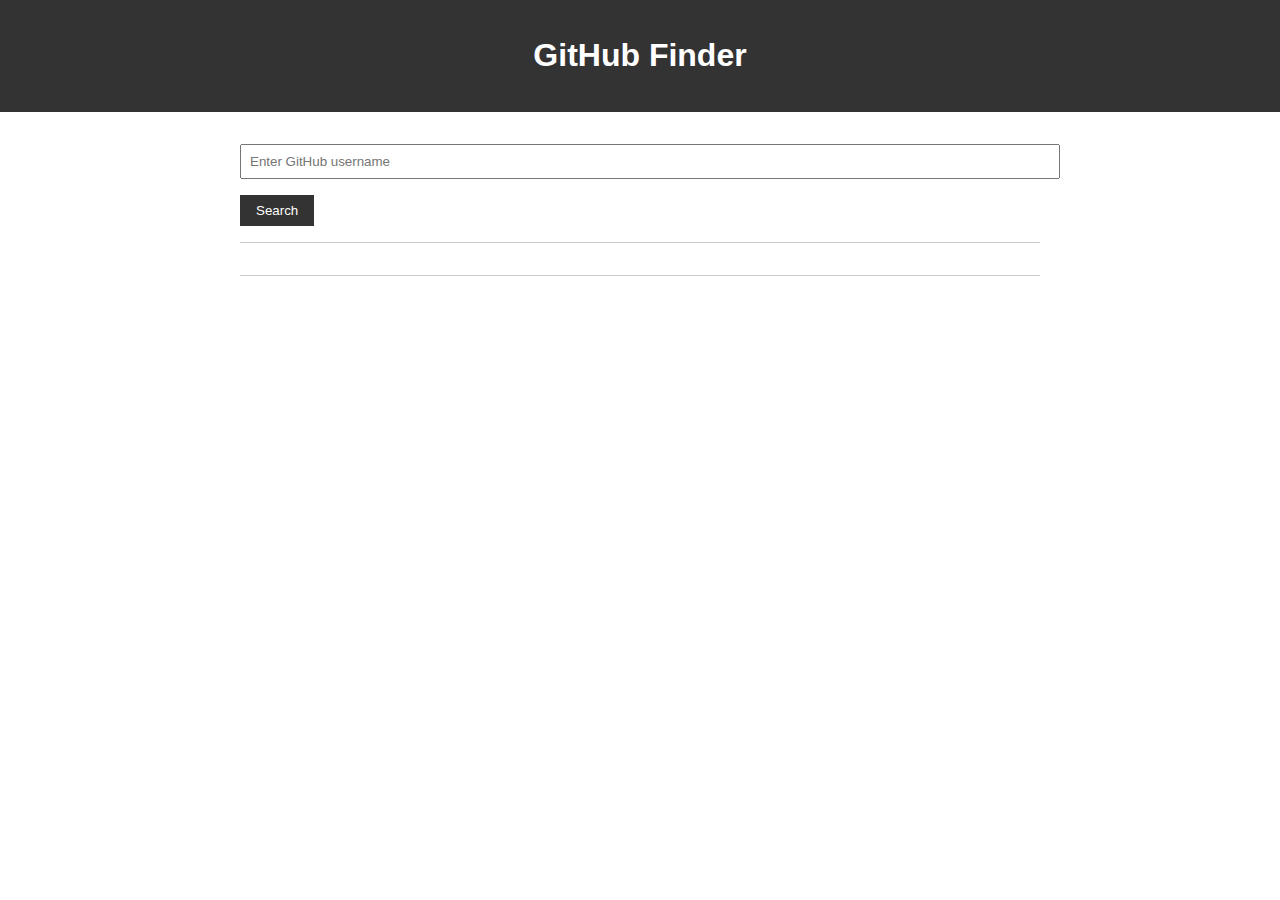
<file: Github finder 앱/index.html>
<!DOCTYPE html>
<html lang="en">
<head>
    <meta charset="UTF-8">
    <meta name="viewport" content="width=device-width, initial-scale=1.0">
    <link rel="stylesheet" href="style.css">
    <title>GitHub Finder</title>
</head>
<body>
    <header>
        <h1>GitHub Finder</h1>
    </header>
    <main>
        <input type="text" id="searchInput" placeholder="Enter GitHub username">
        <button id="searchButton">Search</button>
        <div id="profile"></div>  <!--Js통해서 데이터 가져올 공간-->
        <div id="repositories"></div><!--이렇게 비워 놓는거 같다-->
    </main>
    <script src="script.js"></script>
</body>
</html>
</file>
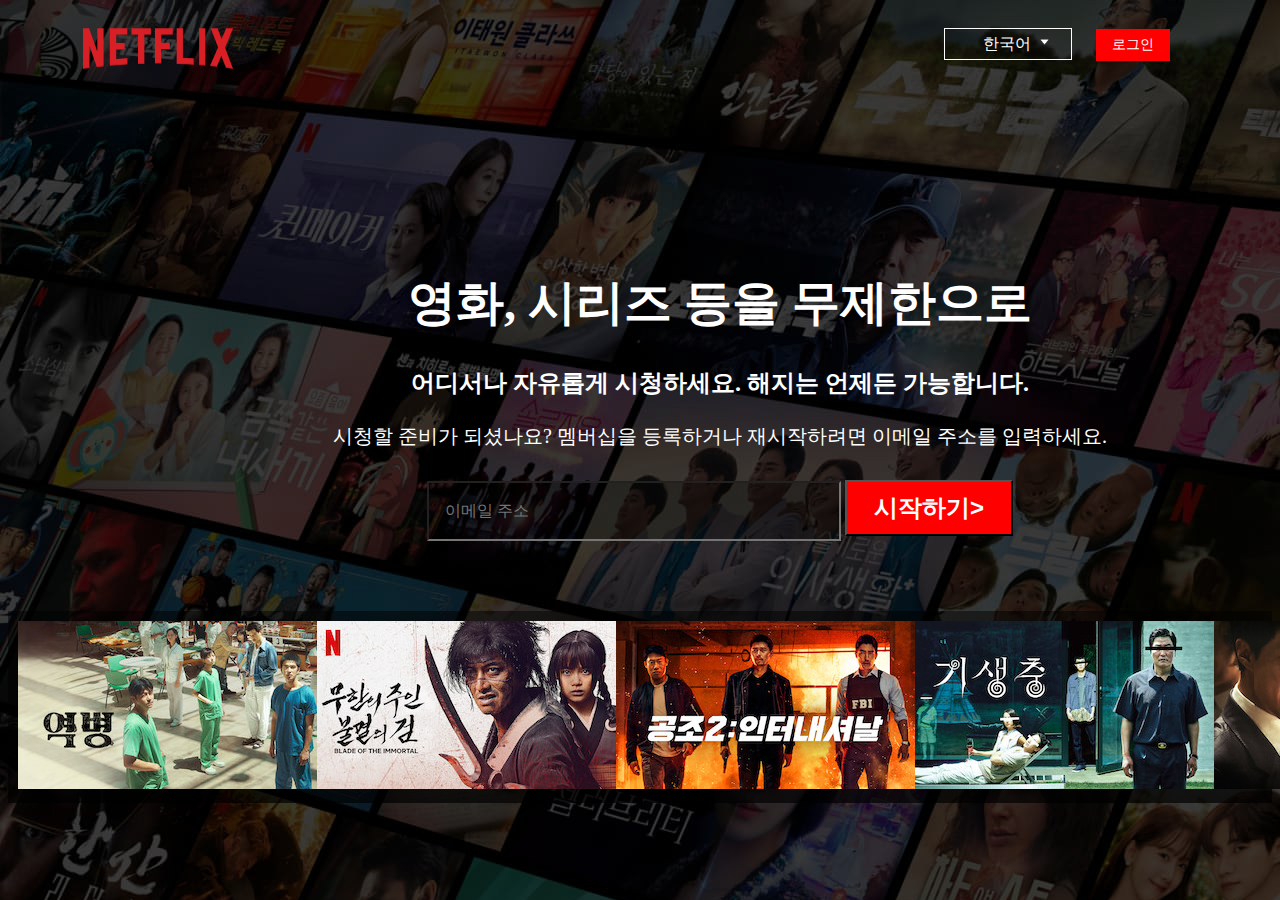
<file: netflix/index.html>
<!DOCTYPE html>
<html lang="ko">
<head>
    <meta charset="UTF-8">
    <meta name="viewport" content="width=device-width, initial-scale=1.0">
    <link rel="stylesheet" href="./style.css">
    <title>넷플릭스 대한민국</title>
</head>
<body>
    <nav>
        <img class="logo" src="./images/logo.png" >

        <div>
          <button class="login-btn">로그인</button>   
          <bUtton class="language-btn" ><img src="./images/down-icon.png" alt="">한국어</bUtton>
               
    </nav>
   

    
    
    <div style="position :relative; left:80px; top: 150px; ">
        <h1>영화, 시리즈 등을 무제한으로</h1>
        <h3>어디서나 자유롭게 시청하세요. 해지는 언제든 가능합니다.</h3>
        <p>시청할 준비가 되셨나요? 멤버십을 등록하거나 재시작하려면 이메일 주소를 입력하세요.</p>
    </div>
   
    <form  style="position :relative; left:80px; top: 160px; ">
        <input id="email-input" type="email" placeholder="이메일 주소">
       <button class="start-btn">시작하기></button>
    </form>

    


    <div style="position: relative;bottom :-230px ;" id="flex-container">
        <div><img src="./images/m1.jpg"></div>
        <div><img src="./images/m2.jpg"></div>
        <div><img src="./images/m3.jpg"></div>
        <div><img src="./images/m4.jpg"></div>
        <div><img src="./images/m5.jpg"></div>
    </div>


</body>
</file>
<file: Github finder 앱/style.css>
body {
  font-family: Arial, sans-serif;
  margin: 0;
  padding: 0;
}

header {
  background-color: #333;
  color: #fff;
  text-align: center;
  padding: 1rem 0;
}

main {
  max-width: 800px;
  margin: 2rem auto;
  padding: 0 1rem;
}

input[type="text"] {
  width: 100%;
  padding: 0.5rem;
  margin-bottom: 1rem;
}

button {
  padding: 0.5rem 1rem;
  background-color: #333;
  color: #fff;
  border: none;
  cursor: pointer;
}

#profile, #repositories {
  margin-top: 1rem;
  border-top: 1px solid #ccc;
  padding-top: 1rem;
}
</file>
<file: netflix/style.css>
nav{
    display: flex;
    justify-content: space-between;
}

nav button{
    border: 0;
    outline: 0;
    position: relative; right: 200px; top:20px;      
}

.language-btn{
    background-color: transparent;
    color: white;
    border: #fff;
    border :1px solid white;
    outline: #000;
    width: 128px;
    height :32px;
    font-size: 16px;
    line-height: 20px;
    text-align: left; 
    padding: 2px 15px;
}
.language-btn img{
    position: relative; left:73px;
    transform: scale(0.35);
}
.login-btn{
    color: white;
    background-color: red;
    width: 74px;    
    height: 32px;
    font-size: 14px;
    font-weight: 500px;
    position: relative; left: 30px;
}
 

.logo{
    transform: scale(0.5);
    cursor: pointer;
}
    

h1{
    color: white;
    font-size: 48px;
    font-weight: 900;
    text-align: center; 
}
    
h3{
    color: white;
    text-align: center;
    font-size: 24px;
}
p{
    color: white;
    text-align: center;
    font-size: 20px;
}

body{
    background: linear-gradient(rgba(0,0,0,0.7),rgba(0,0,0,0.7)),url(./images/tt.jpg); 
    display: flex;
    display: block;
    
    text-align: center;
    justify-content: center;
}
.start-btn{
    color: white;
    background: red;
    height: 56px;
    width: 168px;
    font-size: 24px;
    font-weight: 600;
    padding:12px 24px 12px 24px ;
    line-height: 24px;
    
}
#email-input{
    background: linear-gradient(rgba(0,0,0,0.3),rgba(0,0,0,0.3));
    color: white;
    height: 24px;
    width: 378px;
    font-size: 16px;
    line-height: 24px;
    padding: 16px;
    display: inline-block; 
}

#email-input:active{
    border: 3px dashed red;
    outline: 2px solid olivedrab;
    
}
#flex-container{
   display: flex;
   background: linear-gradient(rgba(0,0,0,0.5),rgba(0,0,0,0.7));
   padding: 10px;
   justify-content: space-between;
   align-items: flex-end;       
}

#flex-container div :hover{
   transform: scale(1.5);
   cursor: pointer ;
}
</file>
